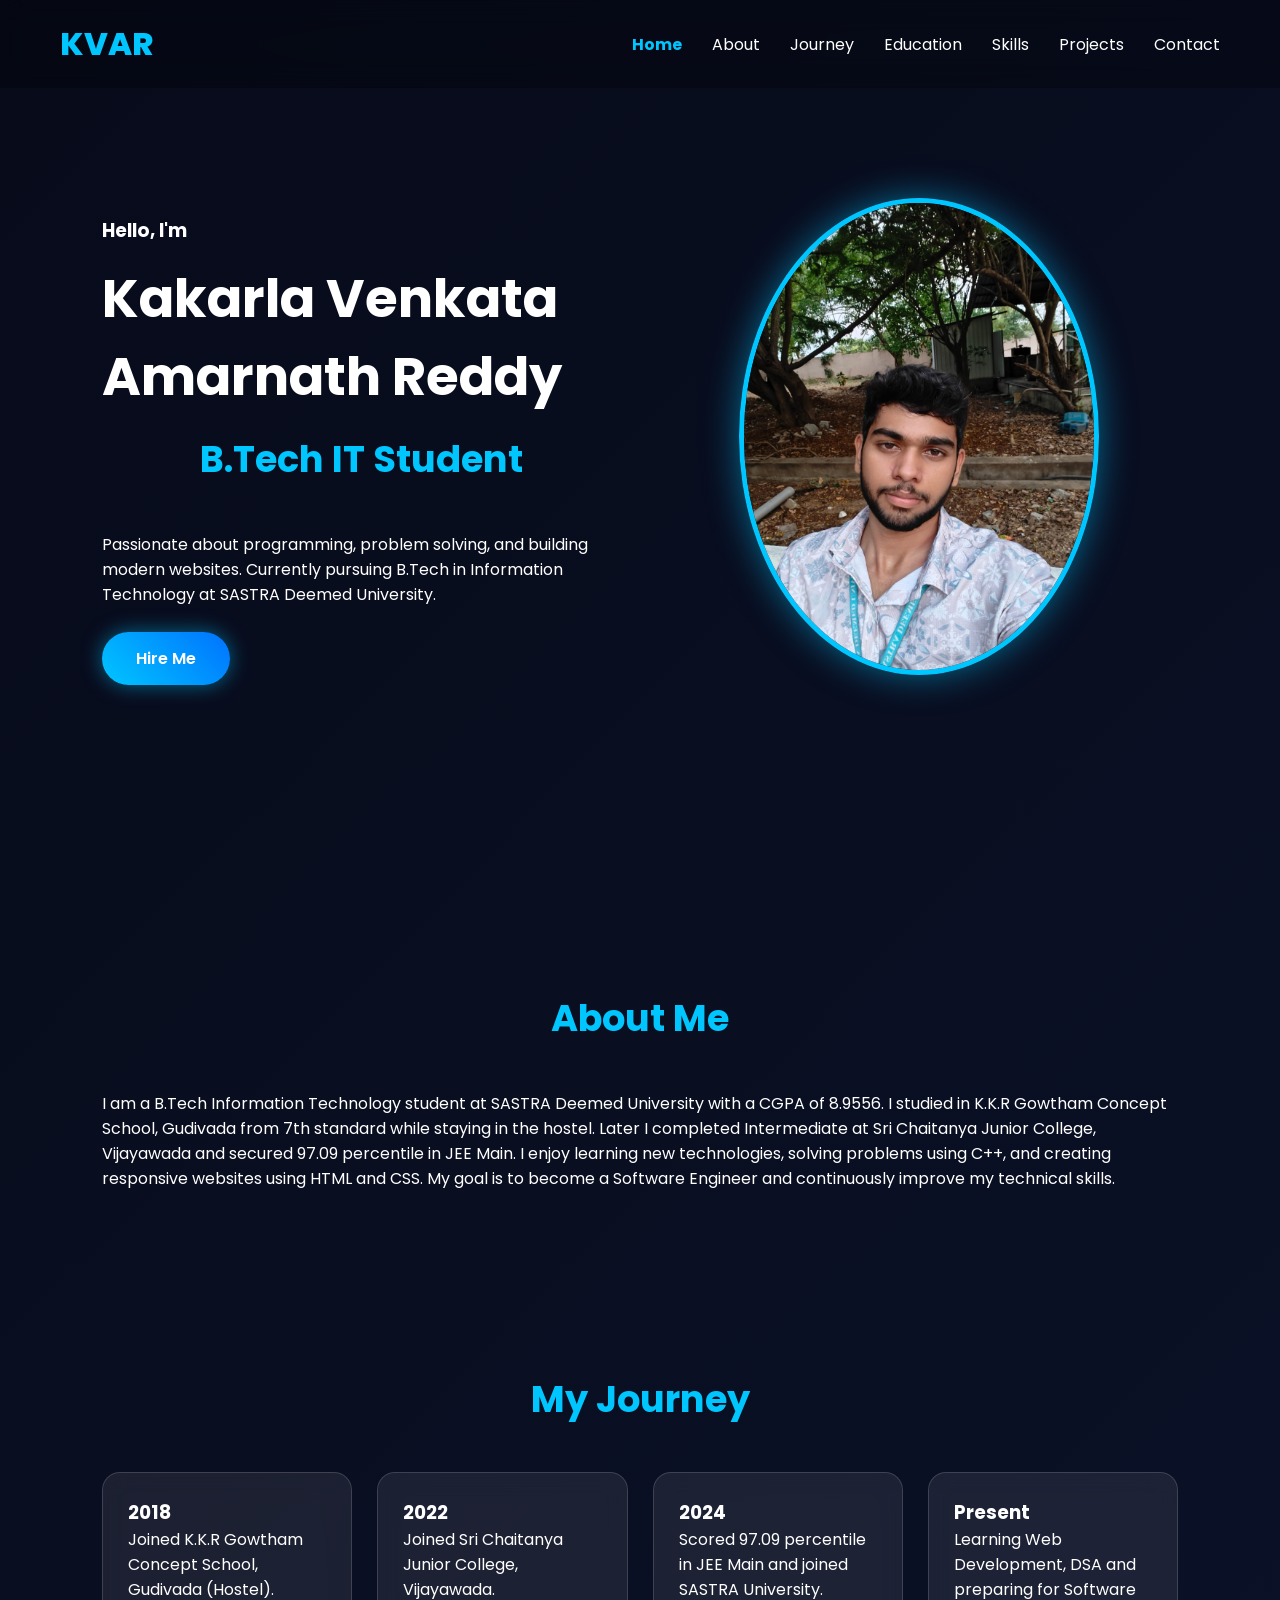
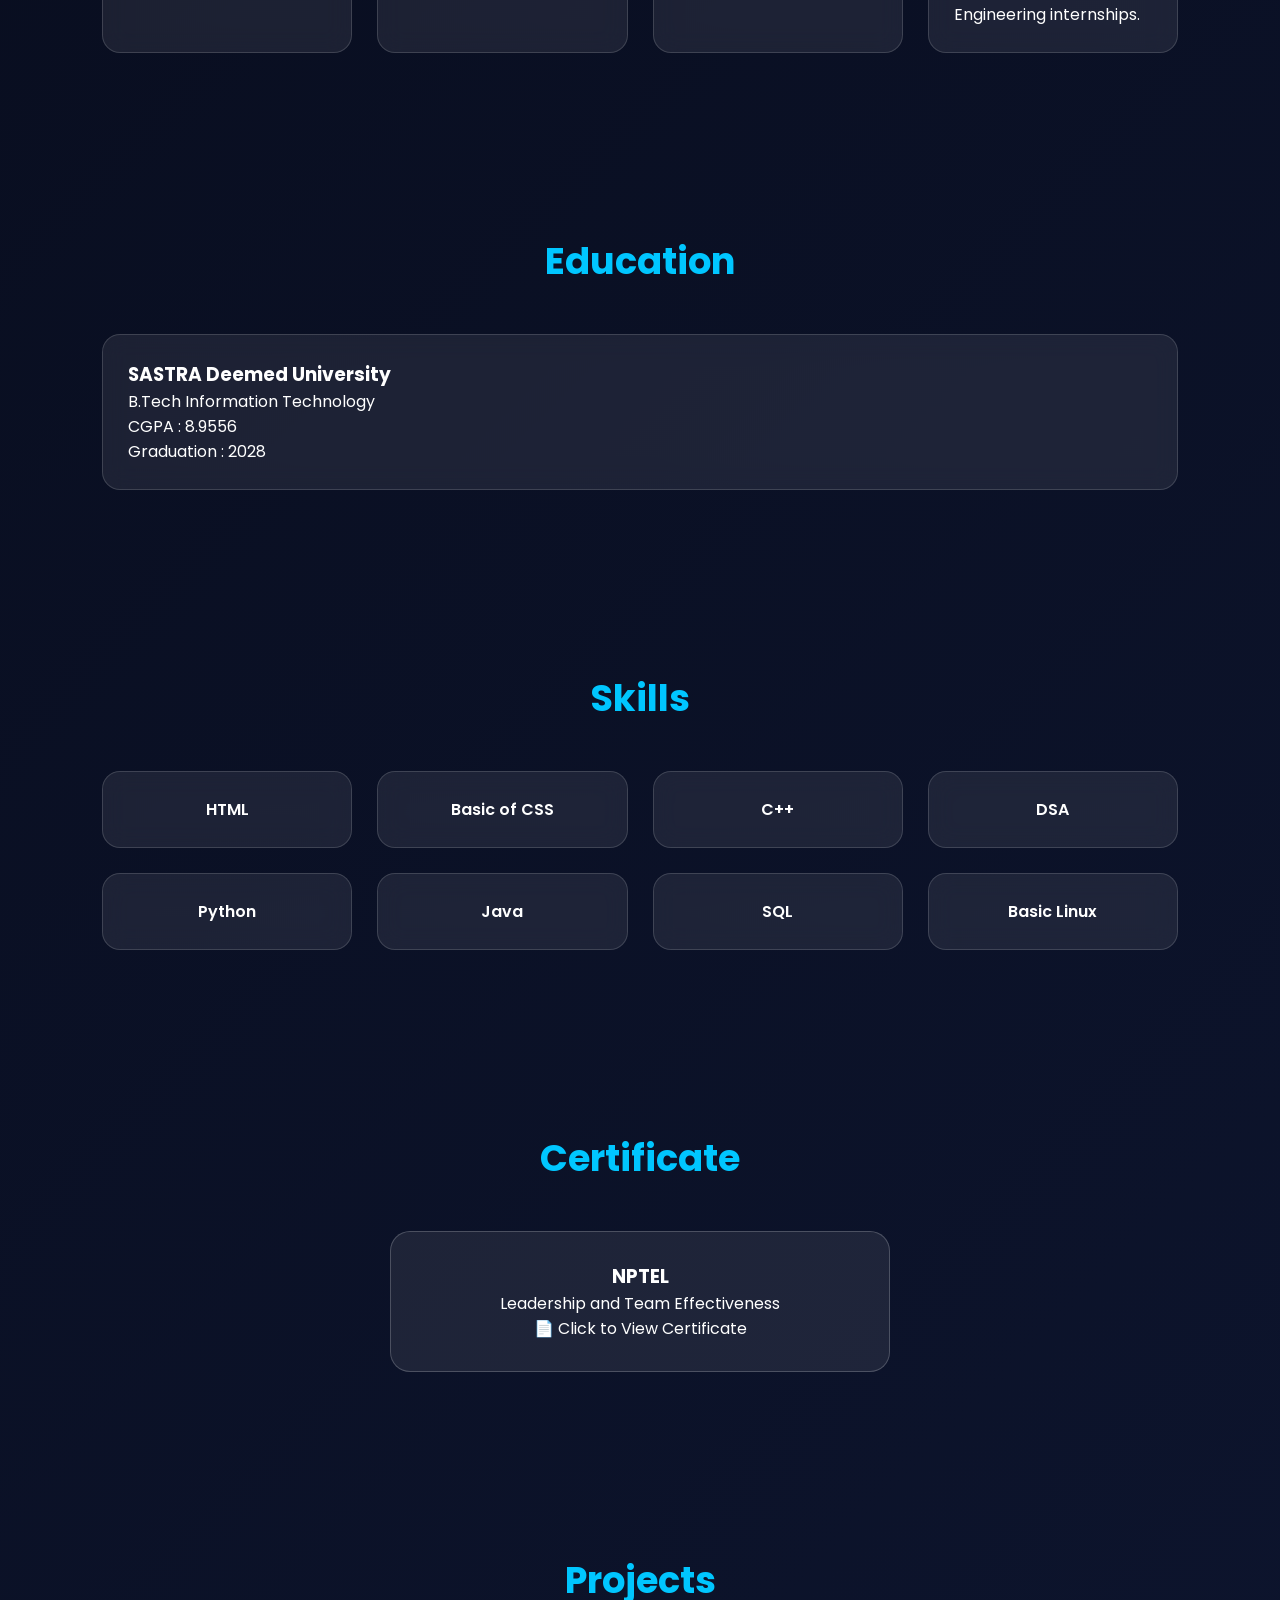
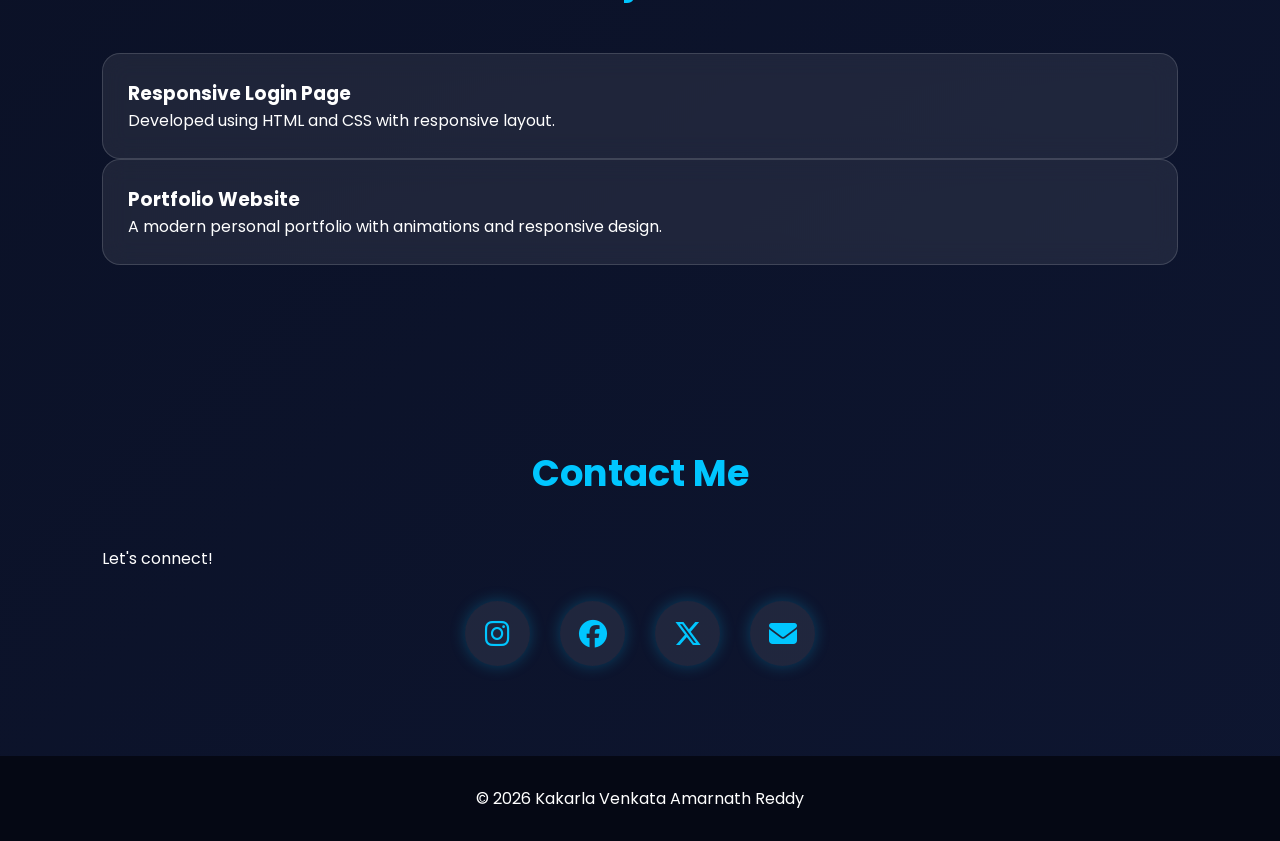
<file: index.html>
<!DOCTYPE html>
<html lang="en">
<head>
    <meta charset="UTF-8">
    <meta name="viewport" content="width=device-width, initial-scale=1.0">
    <title>Kakarla Venkata Amarnath Reddy | Portfolio</title>

    <link rel="stylesheet" href="style.css">

    <link rel="preconnect" href="https://fonts.googleapis.com">
    <link href="https://fonts.googleapis.com/css2?family=Poppins:wght@300;400;500;600;700;800&display=swap" rel="stylesheet">

<link rel="stylesheet" href="https://cdnjs.cloudflare.com/ajax/libs/font-awesome/6.5.2/css/all.min.css">
</head>

<body>

<div id="loader">
    <h1>Loading Portfolio...</h1>
</div>

<header>

<nav>

<div class="logo">
KVAR
</div>

<ul>

<li><a href="#home">Home</a></li>

<li><a href="#about">About</a></li>

<li><a href="#journey">Journey</a></li>

<li><a href="#education">Education</a></li>

<li><a href="#skills">Skills</a></li>

<li><a href="#projects">Projects</a></li>

<li><a href="#contact">Contact</a></li>

</ul>

</nav>

</header>

<section class="hero" id="home">

<div class="left">

<h3>Hello, I'm</h3>

<h1>Kakarla Venkata Amarnath Reddy</h1>

<h2>B.Tech IT Student</h2>

<p>
Passionate about programming, problem solving, and building modern websites.
Currently pursuing B.Tech in Information Technology at SASTRA Deemed University.
</p>

<a href="#contact" class="btn">
Hire Me
</a>

</div>

<div class="right">

<img src="/amar2.jpeg">

</div>

</section>

<section id="about">

<h2>About Me</h2>

<p>

I am a B.Tech Information Technology student at SASTRA Deemed University with a CGPA of 8.9556.
I studied in K.K.R Gowtham Concept School, Gudivada from 7th standard while staying in the hostel.
Later I completed Intermediate at Sri Chaitanya Junior College, Vijayawada and secured 97.09 percentile in JEE Main.

I enjoy learning new technologies, solving problems using C++, and creating responsive websites using HTML and CSS. My goal is to become a Software Engineer and continuously improve my technical skills.

</p>

</section>

<section id="journey">

<h2>My Journey</h2>

<div class="timeline">

<div class="box">

<h3>2018</h3>

<p>
Joined K.K.R Gowtham Concept School, Gudivada (Hostel).
</p>

</div>

<div class="box">

<h3>2022</h3>

<p>
Joined Sri Chaitanya Junior College, Vijayawada.
</p>

</div>

<div class="box">

<h3>2024</h3>

<p>
Scored 97.09 percentile in JEE Main and joined SASTRA University.
</p>

</div>

<div class="box">

<h3>Present</h3>

<p>
Learning Web Development, DSA and preparing for Software Engineering internships.
</p>

</div>

</div>

</section>

<section id="education">

<h2>Education</h2>

<div class="edu">

<h3>SASTRA Deemed University</h3>

<p>B.Tech Information Technology</p>

<p>CGPA : 8.9556</p>

<p>Graduation : 2028</p>

</div>

</section>

<section id="skills">

<h2>Skills</h2>

<div class="skills">

<div>HTML</div>

<div>Basic of CSS</div>

<div>C++</div>

<div>DSA</div>

<div>Python</div>

<div>Java</div>

<div>SQL</div>

<div>Basic Linux</div>

</div>

</section>

<section id="certificate">

<h2>Certificate</h2>

<a href="/NPTEL.pdf" target="_blank" class="certificate-card">

    <h3>NPTEL</h3>

    <p>Leadership and Team Effectiveness</p>

    <p>📄 Click to View Certificate</p>

</a>

</section>

<section id="projects">

<h2>Projects</h2>

<div class="project">

<h3>Responsive Login Page</h3>

<p>
Developed using HTML and CSS with responsive layout.
</p>

</div>

<div class="project">

<h3>Portfolio Website</h3>

<p>
A modern personal portfolio with animations and responsive design.
</p>

</div>

</section>

<section id="contact">

    <h2>Contact Me</h2>

    <p>Let's connect!</p>

    <div class="social-icons">

        <!-- Instagram -->
        <a href="https://www.instagram.com/amarreddyy_07?igsh=a3ZuODZudXA2bHI0" target="_blank">
            <i class="fab fa-instagram"></i>
        </a>

        <!-- Facebook -->
        <a href="https://www.facebook.com/" target="_blank">
            <i class="fab fa-facebook"></i>
        </a>

        <!-- X (Twitter) -->
        <a href="https://x.com/KakarlaAma19299" target="_blank">
            <i class="fab fa-x-twitter"></i>
        </a>

        <!-- Email -->
        <a href="mailto:kakarlavenkataamarnathreddy@gmail.com">
            <i class="fas fa-envelope"></i>
        </a>

    </div>

</section>

<footer>

<p>

© 2026 Kakarla Venkata Amarnath Reddy

</p>

</footer>

<script src="script.js"></script>

</body>

</html>
</file>
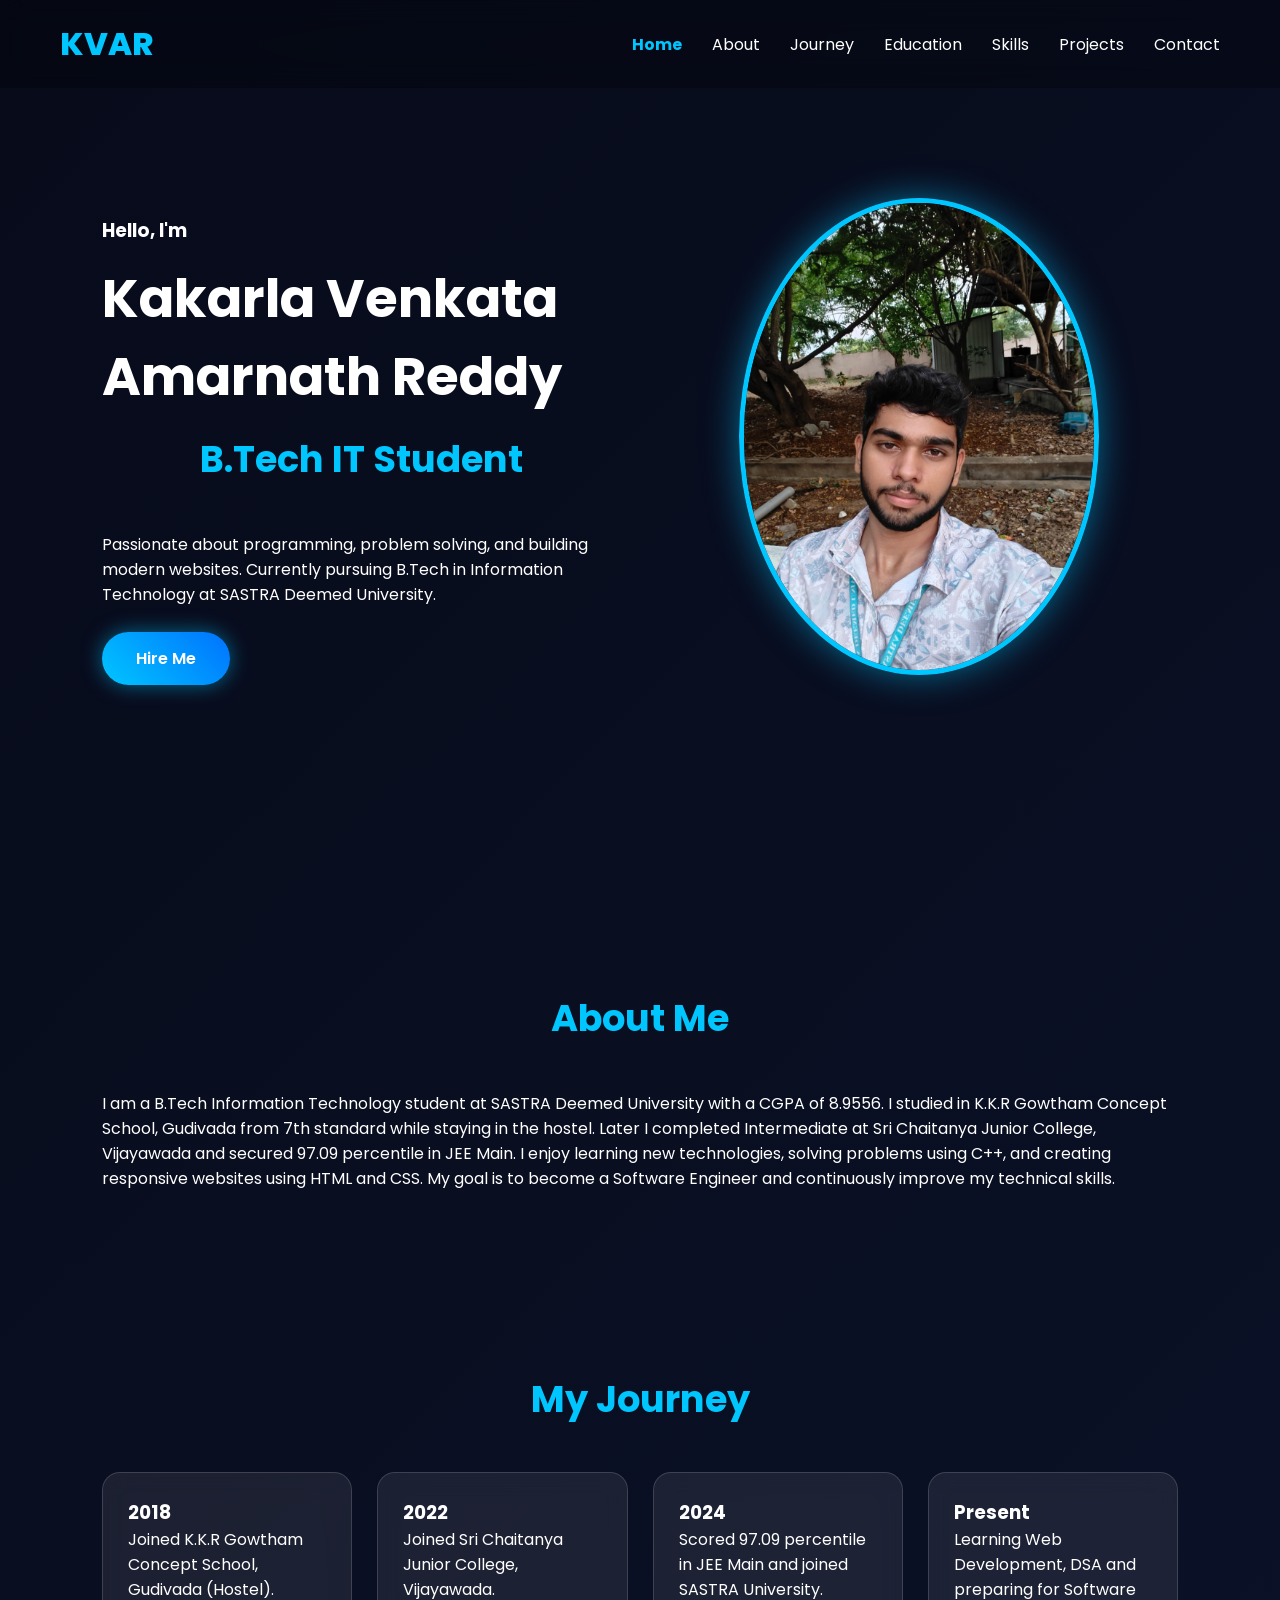
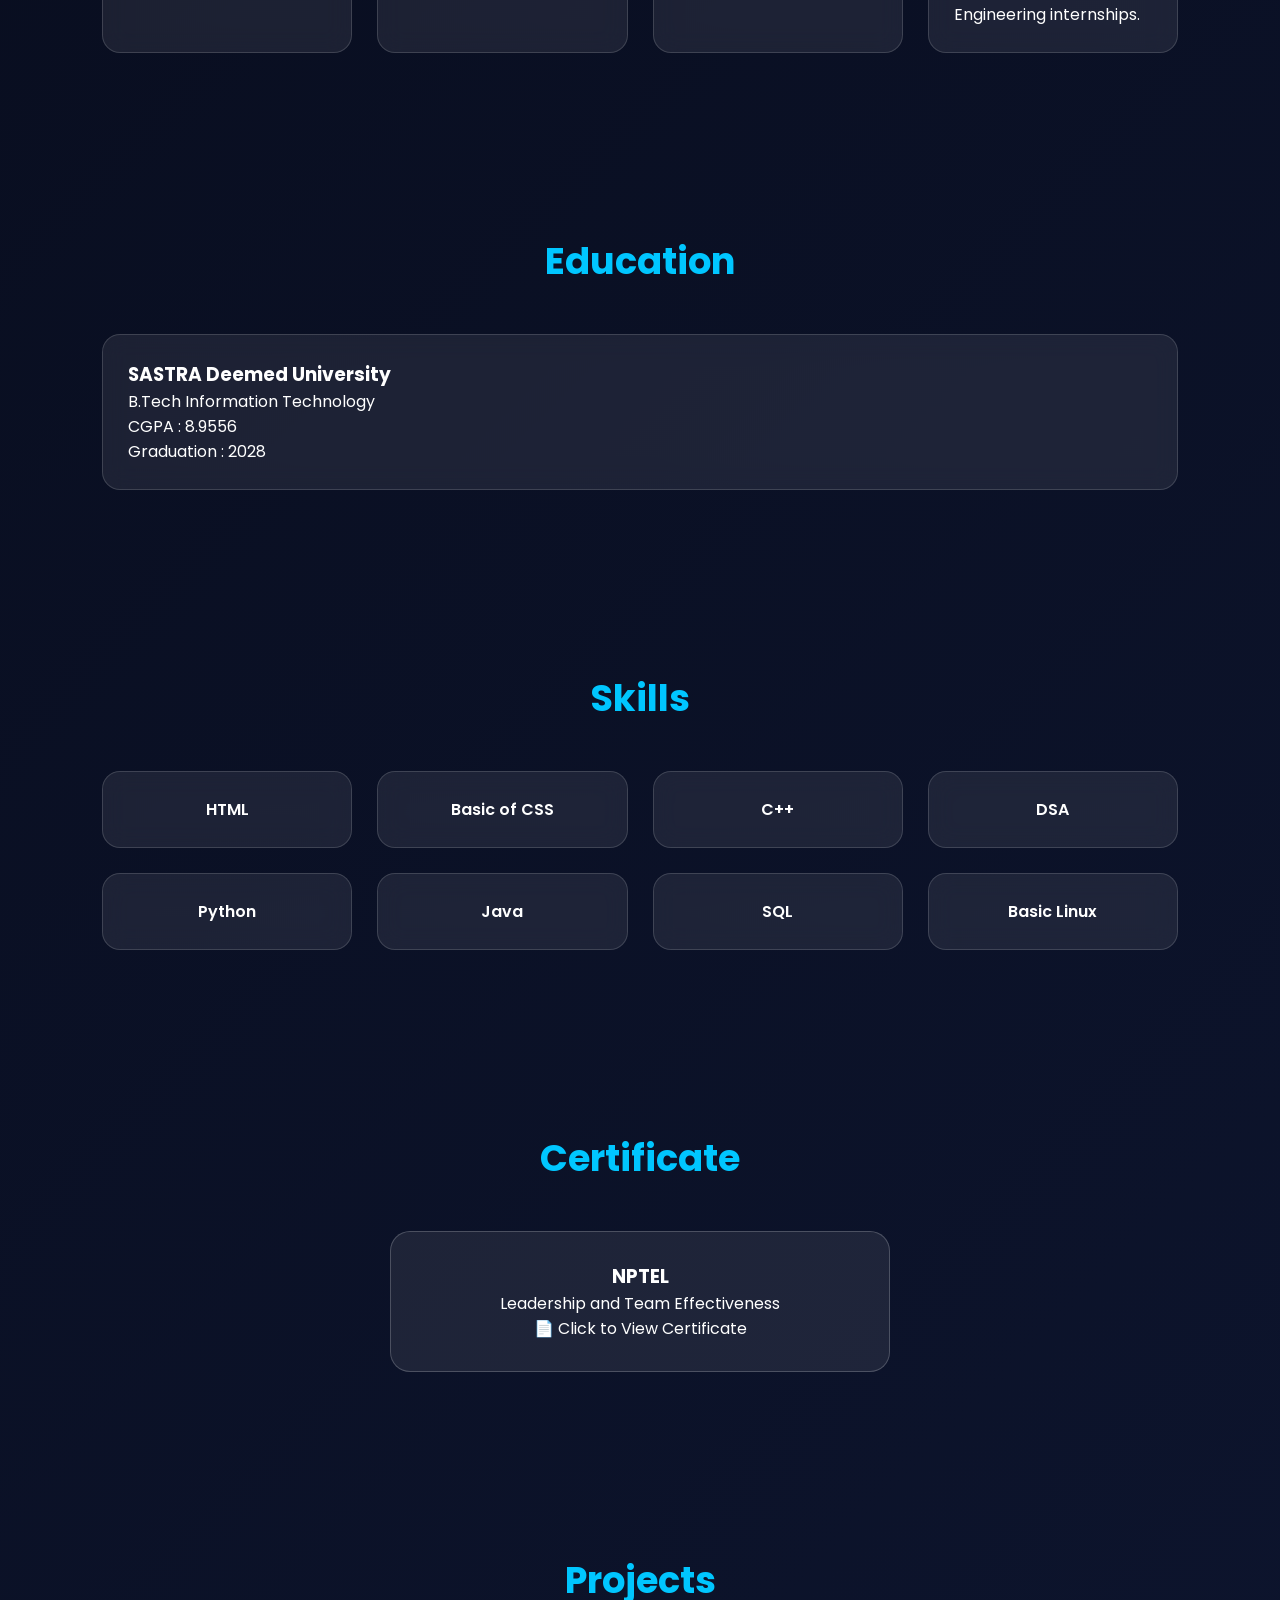
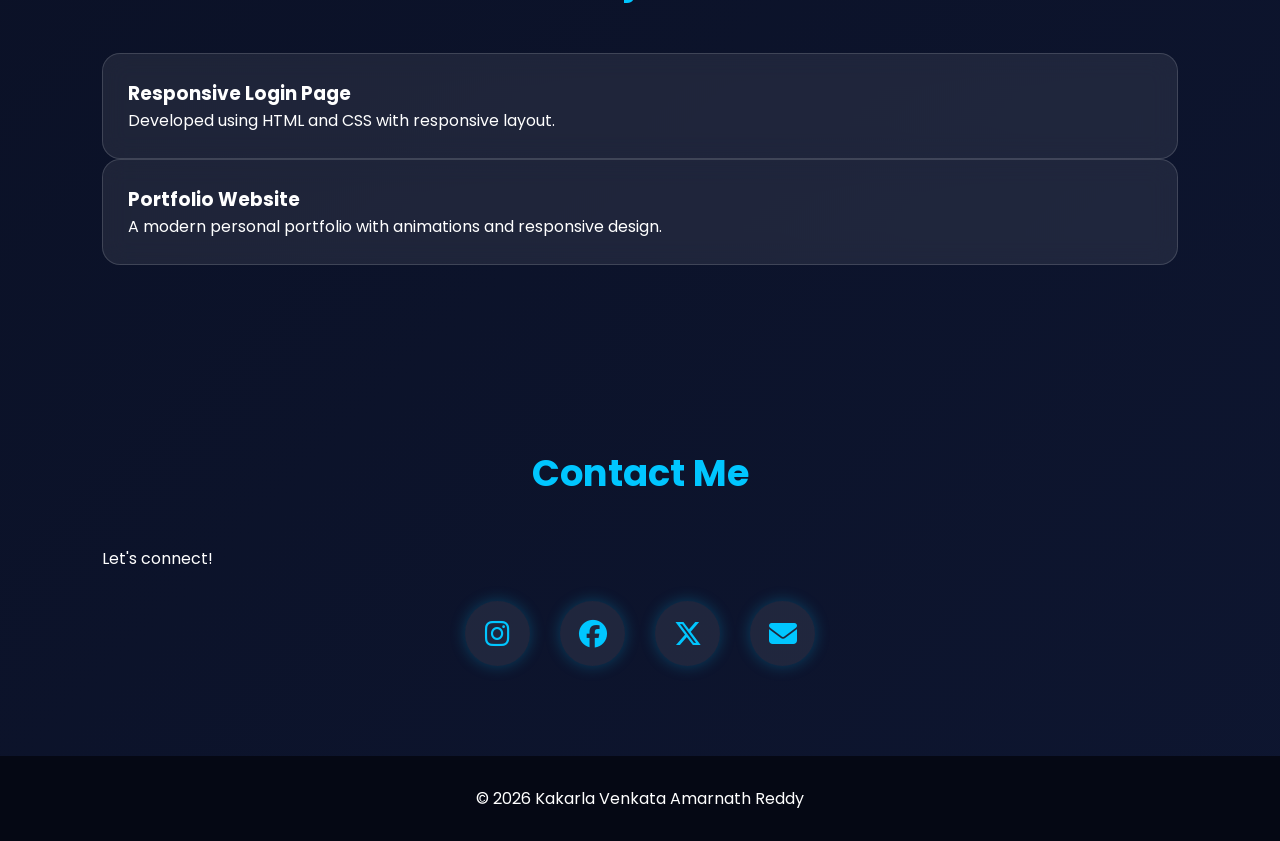
<file: index1.html>
<!DOCTYPE html>
<html lang="en">
<head>
    <meta charset="UTF-8">
    <meta name="viewport" content="width=device-width, initial-scale=1.0">
    <title>Kakarla Venkata Amarnath Reddy | Portfolio</title>

    <link rel="stylesheet" href="style.css">

    <link rel="preconnect" href="https://fonts.googleapis.com">
    <link href="https://fonts.googleapis.com/css2?family=Poppins:wght@300;400;500;600;700;800&display=swap" rel="stylesheet">

<link rel="stylesheet" href="https://cdnjs.cloudflare.com/ajax/libs/font-awesome/6.5.2/css/all.min.css">
</head>

<body>

<div id="loader">
    <h1>Loading Portfolio...</h1>
</div>

<header>

<nav>

<div class="logo">
KVAR
</div>

<ul>

<li><a href="#home">Home</a></li>

<li><a href="#about">About</a></li>

<li><a href="#journey">Journey</a></li>

<li><a href="#education">Education</a></li>

<li><a href="#skills">Skills</a></li>

<li><a href="#projects">Projects</a></li>

<li><a href="#contact">Contact</a></li>

</ul>

</nav>

</header>

<section class="hero" id="home">

<div class="left">

<h3>Hello, I'm</h3>

<h1>Kakarla Venkata Amarnath Reddy</h1>

<h2>B.Tech IT Student</h2>

<p>
Passionate about programming, problem solving, and building modern websites.
Currently pursuing B.Tech in Information Technology at SASTRA Deemed University.
</p>

<a href="#contact" class="btn">
Hire Me
</a>

</div>

<div class="right">

<img src="/amar2.jpeg">

</div>

</section>

<section id="about">

<h2>About Me</h2>

<p>

I am a B.Tech Information Technology student at SASTRA Deemed University with a CGPA of 8.9556.
I studied in K.K.R Gowtham Concept School, Gudivada from 7th standard while staying in the hostel.
Later I completed Intermediate at Sri Chaitanya Junior College, Vijayawada and secured 97.09 percentile in JEE Main.

I enjoy learning new technologies, solving problems using C++, and creating responsive websites using HTML and CSS. My goal is to become a Software Engineer and continuously improve my technical skills.

</p>

</section>

<section id="journey">

<h2>My Journey</h2>

<div class="timeline">

<div class="box">

<h3>2018</h3>

<p>
Joined K.K.R Gowtham Concept School, Gudivada (Hostel).
</p>

</div>

<div class="box">

<h3>2022</h3>

<p>
Joined Sri Chaitanya Junior College, Vijayawada.
</p>

</div>

<div class="box">

<h3>2024</h3>

<p>
Scored 97.09 percentile in JEE Main and joined SASTRA University.
</p>

</div>

<div class="box">

<h3>Present</h3>

<p>
Learning Web Development, DSA and preparing for Software Engineering internships.
</p>

</div>

</div>

</section>

<section id="education">

<h2>Education</h2>

<div class="edu">

<h3>SASTRA Deemed University</h3>

<p>B.Tech Information Technology</p>

<p>CGPA : 8.9556</p>

<p>Graduation : 2028</p>

</div>

</section>

<section id="skills">

<h2>Skills</h2>

<div class="skills">

<div>HTML</div>

<div>Basic of CSS</div>

<div>C++</div>

<div>DSA</div>

<div>Python</div>

<div>Java</div>

<div>SQL</div>

<div>Basic Linux</div>

</div>

</section>

<section id="certificate">

<h2>Certificate</h2>

<a href="/NOC26MG61S66650046804204352_copy.pdf" target="_blank" class="certificate-card">

    <h3>NPTEL</h3>

    <p>Leadership and Team Effectiveness</p>

    <p>📄 Click to View Certificate</p>

</a>

</section>

<section id="projects">

<h2>Projects</h2>

<div class="project">

<h3>Responsive Login Page</h3>

<p>
Developed using HTML and CSS with responsive layout.
</p>

</div>

<div class="project">

<h3>Portfolio Website</h3>

<p>
A modern personal portfolio with animations and responsive design.
</p>

</div>

</section>

<section id="contact">

    <h2>Contact Me</h2>

    <p>Let's connect!</p>

    <div class="social-icons">

        <!-- Instagram -->
        <a href="https://www.instagram.com/amarreddyy_07?igsh=a3ZuODZudXA2bHI0" target="_blank">
            <i class="fab fa-instagram"></i>
        </a>

        <!-- Facebook -->
        <a href="https://www.facebook.com/" target="_blank">
            <i class="fab fa-facebook"></i>
        </a>

        <!-- X (Twitter) -->
        <a href="https://x.com/KakarlaAma19299" target="_blank">
            <i class="fab fa-x-twitter"></i>
        </a>

        <!-- Email -->
        <a href="mailto:kakarlavenkataamarnathreddy@gmail.com">
            <i class="fas fa-envelope"></i>
        </a>

    </div>

</section>

<footer>

<p>

© 2026 Kakarla Venkata Amarnath Reddy

</p>

</footer>

<script src="script.js"></script>

</body>

</html>
</file>
<file: style.css>
*{
margin:0;
padding:0;
box-sizing:border-box;
font-family:'Poppins',sans-serif;
scroll-behavior:smooth;
}
:root{
--bg:#070b1a;
--card:rgba(255,255,255,.08);
--text:#fff;
--accent:#00c6ff;
--accent2:#0072ff;
}
body{
background:linear-gradient(135deg,#070b1a,#111b3b,#070b1a);
background-size:300% 300%;
animation:bg 12s ease infinite;
color:var(--text);
overflow-x:hidden;
}
@keyframes bg{
0%{background-position:0 50%}
50%{background-position:100% 50%}
100%{background-position:0 50%}
}
#loader{
position:fixed;inset:0;
display:flex;
justify-content:center;
align-items:center;
background:#050814;
z-index:9999;
}
header{
position:fixed;
top:0;
left:0;
width:100%;
backdrop-filter:blur(15px);
background:rgba(0,0,0,.25);
z-index:1000;
}
nav{
max-width:1200px;
margin:auto;
display:flex;
justify-content:space-between;
align-items:center;
padding:20px;
}
.logo{
font-size:2rem;
font-weight:800;
color:var(--accent);
}
nav ul{
display:flex;
list-style:none;
gap:30px;
}
nav a{
color:#fff;
text-decoration:none;
transition:.3s;
}
nav a:hover{
color:var(--accent);
}
.hero{
min-height:100vh;
display:flex;
justify-content:space-between;
align-items:center;
padding:120px 8%;
gap:40px;
}
.left{flex:1;animation:fadeL 1s}
.right{flex:1;text-align:center;animation:fadeR 1s}
.right img{
width:360px;
max-width:90%;
border-radius:50%;
border:5px solid var(--accent);
box-shadow:0 0 35px rgba(0,198,255,.5);
transition:.4s;
}
.right img:hover{
transform:scale(1.05) rotate(2deg);
}
h1{
font-size:3.3rem;
margin:15px 0;
}
h2{
color:var(--accent);
margin-bottom:15px;
}
.btn{
display:inline-block;
margin-top:25px;
padding:14px 34px;
border-radius:40px;
background:linear-gradient(45deg,var(--accent),var(--accent2));
color:#fff;
text-decoration:none;
font-weight:600;
transition:.3s;
box-shadow:0 0 20px rgba(0,198,255,.5);
}
.btn:hover{
transform:translateY(-4px);
box-shadow:0 0 35px rgba(0,198,255,.8);
}
section{
padding:90px 8%;
}
section h2{
font-size:2.3rem;
text-align:center;
margin-bottom:45px;
}
.timeline,.skills{
display:grid;
grid-template-columns:repeat(auto-fit,minmax(240px,1fr));
gap:25px;
}
.box,.edu,.card,.project,.skills div{
background:var(--card);
backdrop-filter:blur(12px);
padding:25px;
border-radius:18px;
border:1px solid rgba(255,255,255,.15);
transition:.35s;
}
.box:hover,.edu:hover,.card:hover,.project:hover,.skills div:hover{
transform:translateY(-10px);
box-shadow:0 0 25px rgba(0,198,255,.35);
}
.skills div{
text-align:center;
font-weight:600;
}
footer{
padding:30px;
text-align:center;
background:#050814;
}
@keyframes fadeL{
from{opacity:0;transform:translateX(-60px)}
to{opacity:1;transform:none}
}
@keyframes fadeR{
from{opacity:0;transform:translateX(60px)}
to{opacity:1;transform:none}
}
@media(max-width:900px){
nav{flex-direction:column;gap:15px}
nav ul{flex-wrap:wrap;justify-content:center}
.hero{flex-direction:column-reverse;text-align:center}
h1{font-size:2.4rem}
}
.active{
    color:#00c6ff !important;
    font-weight:bold;
}
.social-icons{
display:flex;
justify-content:center;
align-items:center;
gap:30px;
margin-top:30px;
}

.social-icons a{
width:65px;
height:65px;
display:flex;
justify-content:center;
align-items:center;
border-radius:50%;
background:rgba(255,255,255,0.08);
color:#00c6ff;
font-size:28px;
text-decoration:none;
transition:0.4s;
box-shadow:0 0 15px rgba(0,198,255,.25);
}

.social-icons a:hover{
transform:translateY(-8px) scale(1.1);
background:#00c6ff;
color:#fff;
box-shadow:0 0 30px #00c6ff;
}
.certificate-card{
display:block;
max-width:500px;
margin:auto;
padding:30px;
text-align:center;
background:rgba(255,255,255,.08);
border-radius:20px;
text-decoration:none;
color:white;
transition:.4s;
border:1px solid rgba(255,255,255,.2);
}

.certificate-card:hover{
transform:translateY(-8px);
box-shadow:0 0 30px #00c6ff;
}
</file>
